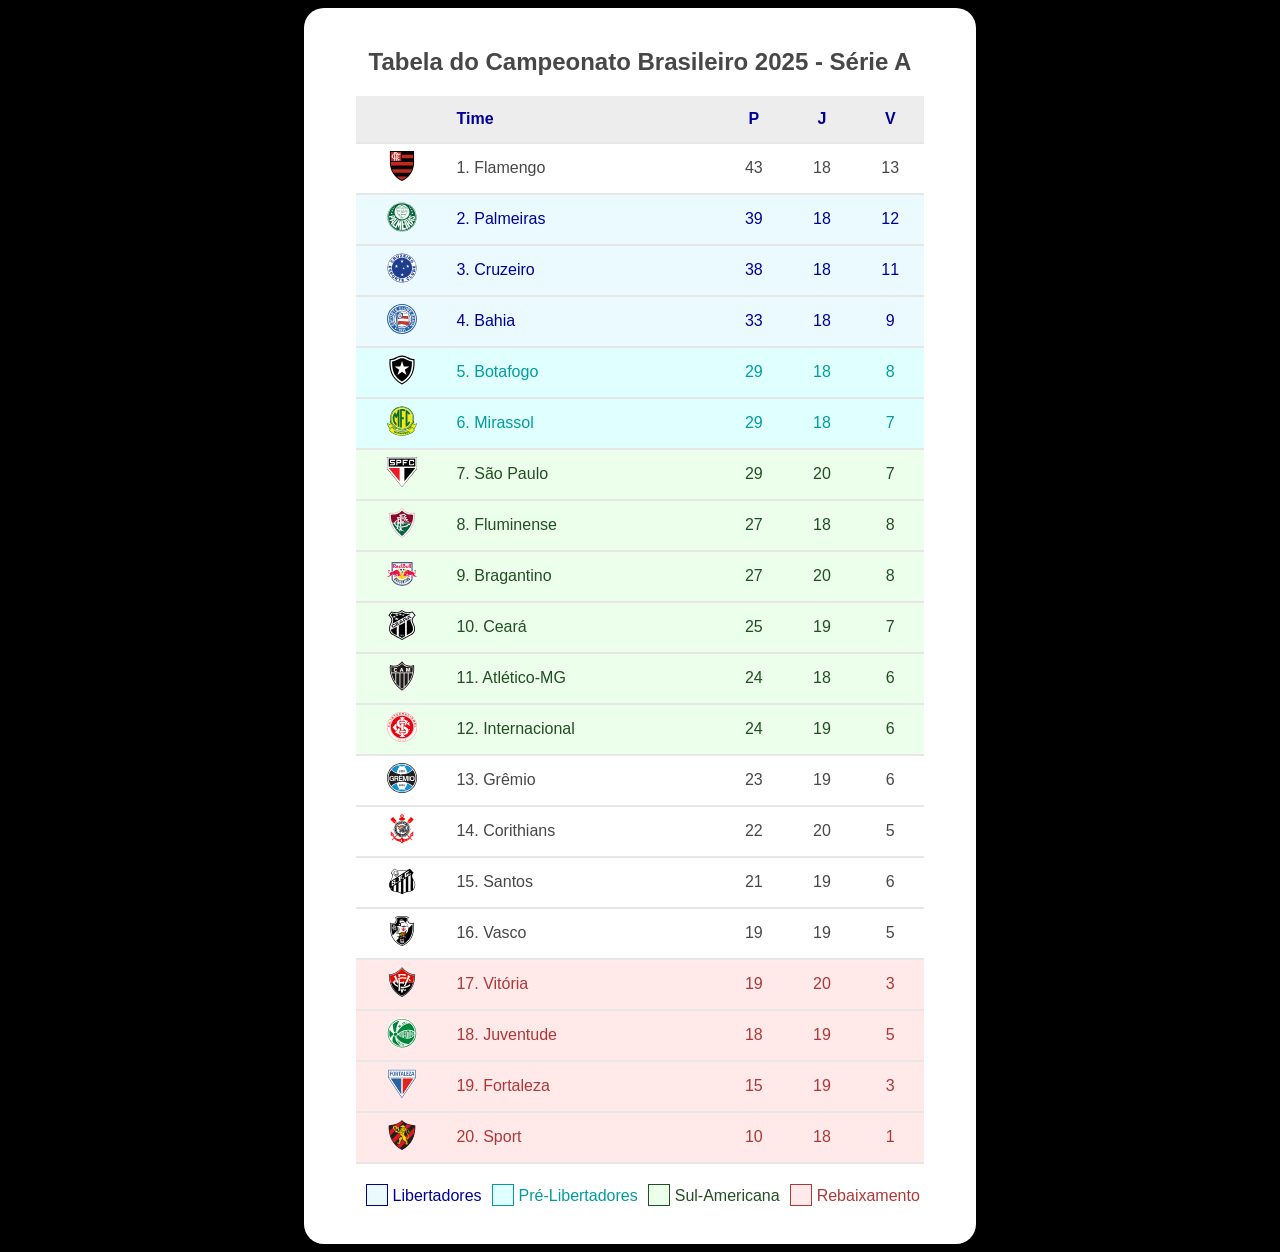
<file: 01 e 02 julho/Exercicio brasileirão.html>
<!DOCTYPE html>
<html lang="en">
<head>
    <meta charset="UTF-8">
    <meta name="viewport" content="width=device-width, initial-scale=1.0">
    <title>Brasileirão 2025</title>
    <link rel="stylesheet" href="./teste estilo.css">
</head>
<body>
   <div id="container">
		<h2>Tabela do Campeonato Brasileiro 2025 - Série A</h2>	
		<table>
<tr class="posição1e4">
				<th></th>
				<th>Time</th>
				<th>P</th>
				<th>J</th>
				<th>V</th>
			</tr>
<tr class="posição1e4"></tr>
				<td><img src="./imagens/flamengo.svg"></td>
				<td>1. Flamengo</td>
				<td>43</td>
				<td>18</td>
				<td>13</td>
<tr><tr class="posição1e4">
				<td><img src="./imagens/palmeiras.svg"></td>
				<td>2. Palmeiras</td>
				<td>39</td>
				<td>18</td>
				<td>12</td></tr>
<tr><tr class="posição1e4">
                <td><img src="./imagens/cruzeiro.svg">
				<td>3. Cruzeiro</td>
				<td>38</td>
				<td>18</td>
				<td>11</td></tr>
<tr><tr class="posição1e4">
                <td><img src="./imagens/bahia.svg">
				<td>4. Bahia</td>
				<td>33</td>
				<td>18</td>
				<td>9</td></tr>
<tr><tr class="posição5e6">
				<td><img src="./imagens/botafogo.svg">
				<td>5. Botafogo</td>
				<td>29</td>
				<td>18</td>
				<td>8</td></tr>
<tr><tr class="posição5e6">
				<td><img src="./imagens/mirassol.svg">
				<td>6. Mirassol</td>
				<td>29</td>
				<td>18</td>
				<td>7</td></tr>
<tr><tr class="posição7e12">
				<td><img src="./imagens/sao-paulo.svg">
				<td>7. São Paulo</td>
				<td>29</td>
				<td>20</td>
				<td>7</td></tr>
<tr><tr class="posição7e12">
				<td><img src="./imagens/fluminense.svg">
				<td>8. Fluminense</td>
				<td>27</td>
				<td>18</td>
				<td>8</td></tr>
<tr><tr class="posição7e12">
				<td><img src="./imagens/bragantino.svg">
				<td>9. Bragantino</td>
				<td>27</td>
				<td>20</td>
				<td>8</td></tr>
<tr><tr class="posição7e12">
				<td><img src="./imagens/ceara.svg">
				<td>10. Ceará</td>
				<td>25</td>
				<td>19</td>
				<td>7</td></tr>
<tr><tr class="posição7e12">
				<td><img src="./imagens/atletico-mg.svg">
				<td>11. Atlético-MG</td>
				<td>24</td>
				<td>18</td>
				<td>6</td></tr>
<tr><tr class="posição7e12">
				<td><img src="./imagens/internacional.svg">
				<td>12. Internacional</td>
				<td>24</td>
				<td>19</td>
				<td>6</td></tr>
<tr><tr class="libertadores">
				<td><img src="./imagens/gremio.svg">
	            <td>13. Grêmio</td>
				<td>23</td>
				<td>19</td>
				<td>6</td></tr>
<tr><tr class="libertadores">
				<td><img src="./imagens/corinthians.svg">
				<td>14. Corithians</td>
				<td>22</td>
				<td>20</td>
				<td>5</td></tr>
<tr><tr class="libertadores">
				<td><img src="./imagens/santos.svg">
				<td>15. Santos</td>
				<td>21</td>
				<td>19</td>
				<td>6</td></tr>
<tr><tr class="libertadores">
				<td><img src="./imagens/vasco.svg">
				<td>16. Vasco</td>
				<td>19</td>
				<td>19</td>
				<td>5</td></tr>
<tr><tr class="posição17e20">
				<td><img src="./imagens/vitoria.svg">
				<td>17. Vitória</td>
				<td>19</td>
				<td>20</td>
				<td>3</td></tr>
<tr><tr class="posição17e20">
				<td><img src="./imagens/juventude.svg">
				<td>18. Juventude</td>
				<td>18</td>
				<td>19</td>
				<td>5</td></tr>
<tr><tr class="posição17e20">
				<td><img src="./imagens/fortaleza.svg">
				<td>19. Fortaleza</td>
				<td>15</td>
				<td>19</td>
				<td>3</td></tr>
<tr><tr class="posição17e20">
				<td><img src="./imagens/sport.svg">
				<td>20. Sport</td>
				<td>10</td>
				<td>18</td>
				<td>1</td></tr>
</table>
<section 
<section id="legenda">
			<div id="legLibertadores"></div><span>Libertadores</span>
			<div id="legPreLibertadores"></div><span>Pré-Libertadores</span>
			<div id="legSulamericana"></div><span>Sul-Americana</span>
			<div id="legRebaixamento"></div><span>Rebaixamento</span>
		</section>
</section>

                
			
                        
              



    
</body>
</html>
</file>
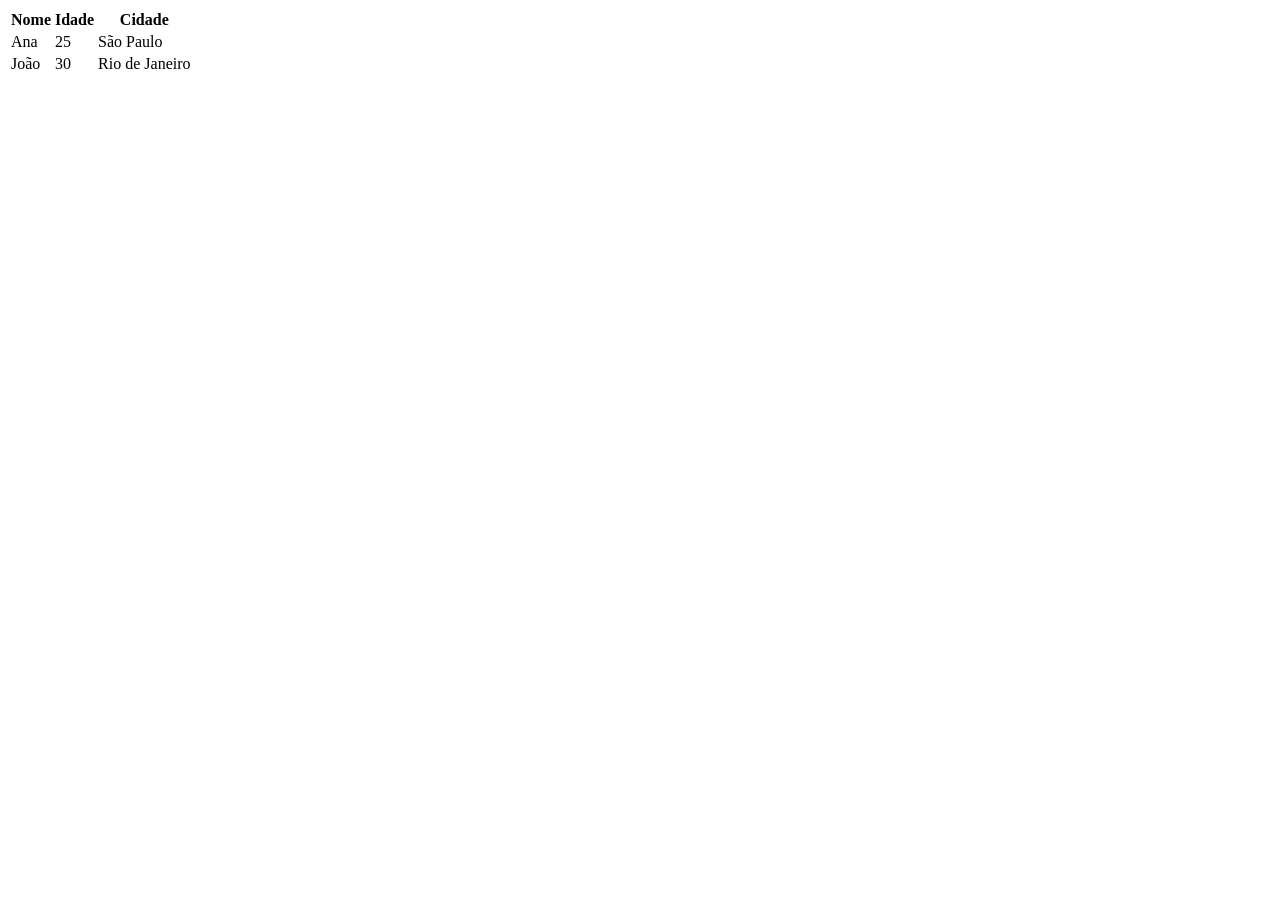
<file: 01 e 02 julho/Tabela.html>
<!DOCTYPE html>
<html lang="en">
<head>
    <meta charset="UTF-8">
    <meta name="viewport" content="width=device-width, initial-scale=1.0">
    <title>Document</title>
</head>
<body>
    <table><tr>
        <th>Nome</th>
        <th>Idade</th>
        <th>Cidade</th>
    </tr>
    <tr>
        <td>Ana</td>
        <td>25</td>
        <td>São Paulo</td>
    </tr>
    <tr>
        <td>João</td>
        <td>30</td>
        <td>Rio de Janeiro</td>
    </tr></table>
    


</body>
</html>
</file>
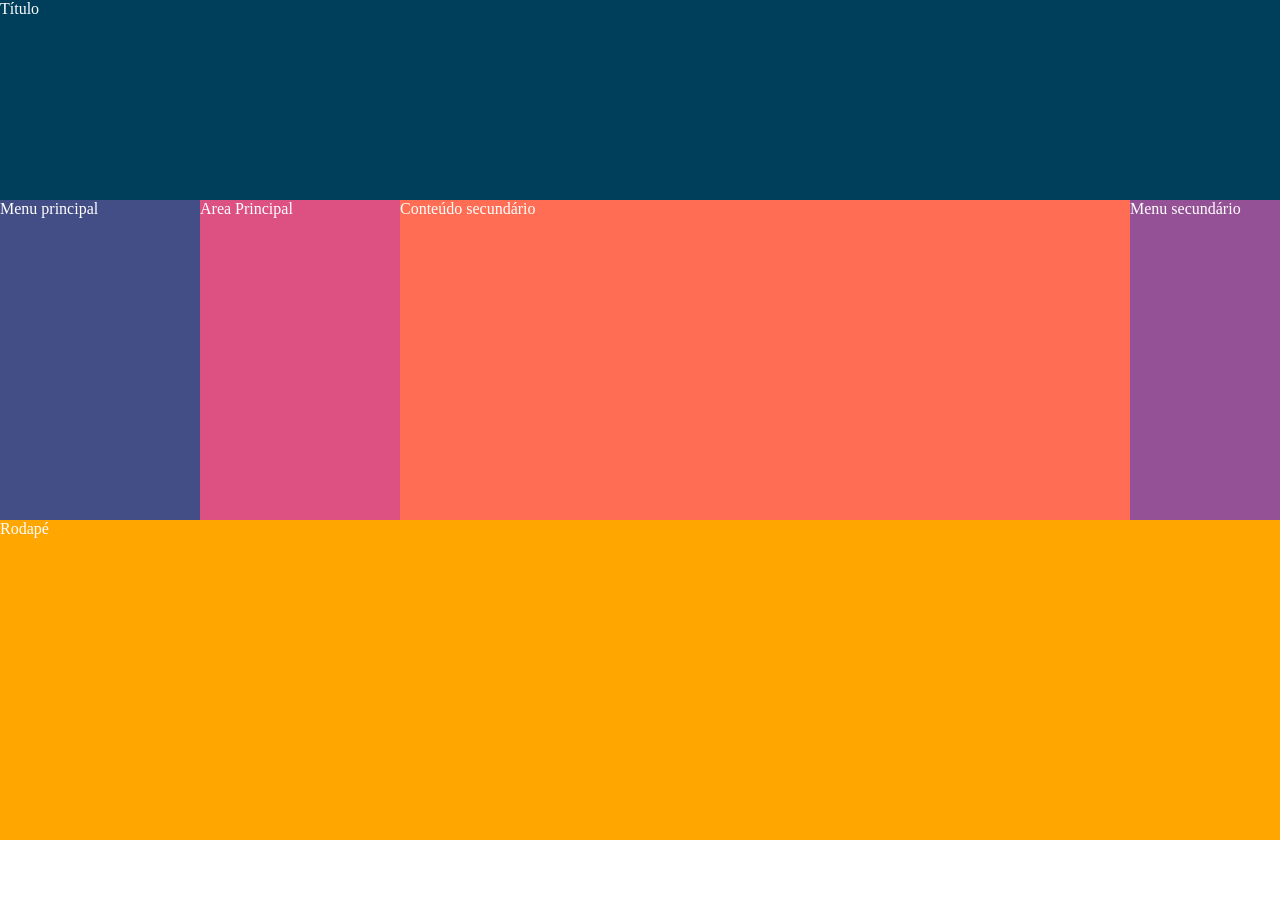
<file: 08 e 09 julho/atividade1.html>
<!DOCTYPE html>
<html lang="en">
<head>
    <meta charset="UTF-8">
    <meta name="viewport" content="width=device-width, initial-scale=1.0">
    <title>Document</title>
</head>
<body>
    <!DOCTYPE html>
<html lang="en">
<head>
  <meta charset="UTF-8">
  <meta name="viewport" content="width=device-width, initial-scale=1.0">
  <title>Document</title>
  <link rel="stylesheet" href="./Estiloatividademod2.css">
</head>
<body>
  <header>Título</header>
  <nav id="menuPrincipal">Menu principal</nav>
  <nav id="menuSecundario">Menu secundário</nav>
  <main>Area Principal</main>
  <aside>Conteúdo secundário</aside>
  <footer>Rodapé</footer>
</body>
</html>
</body>
</html>
</file>
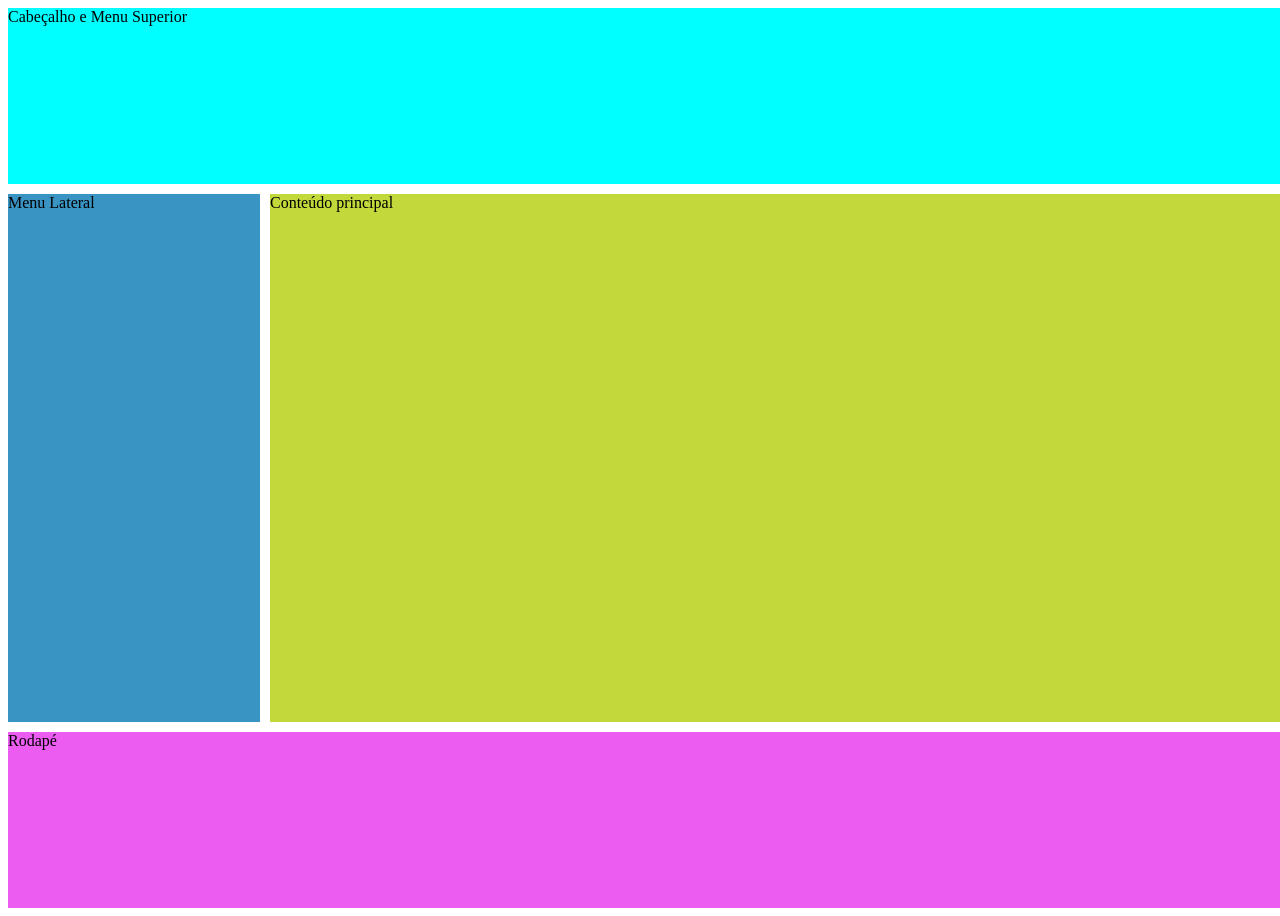
<file: 08 e 09 julho/Container.html>
<!DOCTYPE html>
<html lang="en">
<head>
    <meta charset="UTF-8">
    <meta name="viewport" content="width=device-width, initial-scale=1.0">
    <title>Document</title>
    <link rel="stylesheet" href="./Estilo.css">
</head>
<body>
    <div class="container">
        <header id="cabeçalho"> Cabeçalho e Menu Superior</header>
        <aside>Menu Lateral</aside>
        <main>Conteúdo principal</main>
        <footer>Rodapé</footer>
    </div>
</body>
</html>
</file>
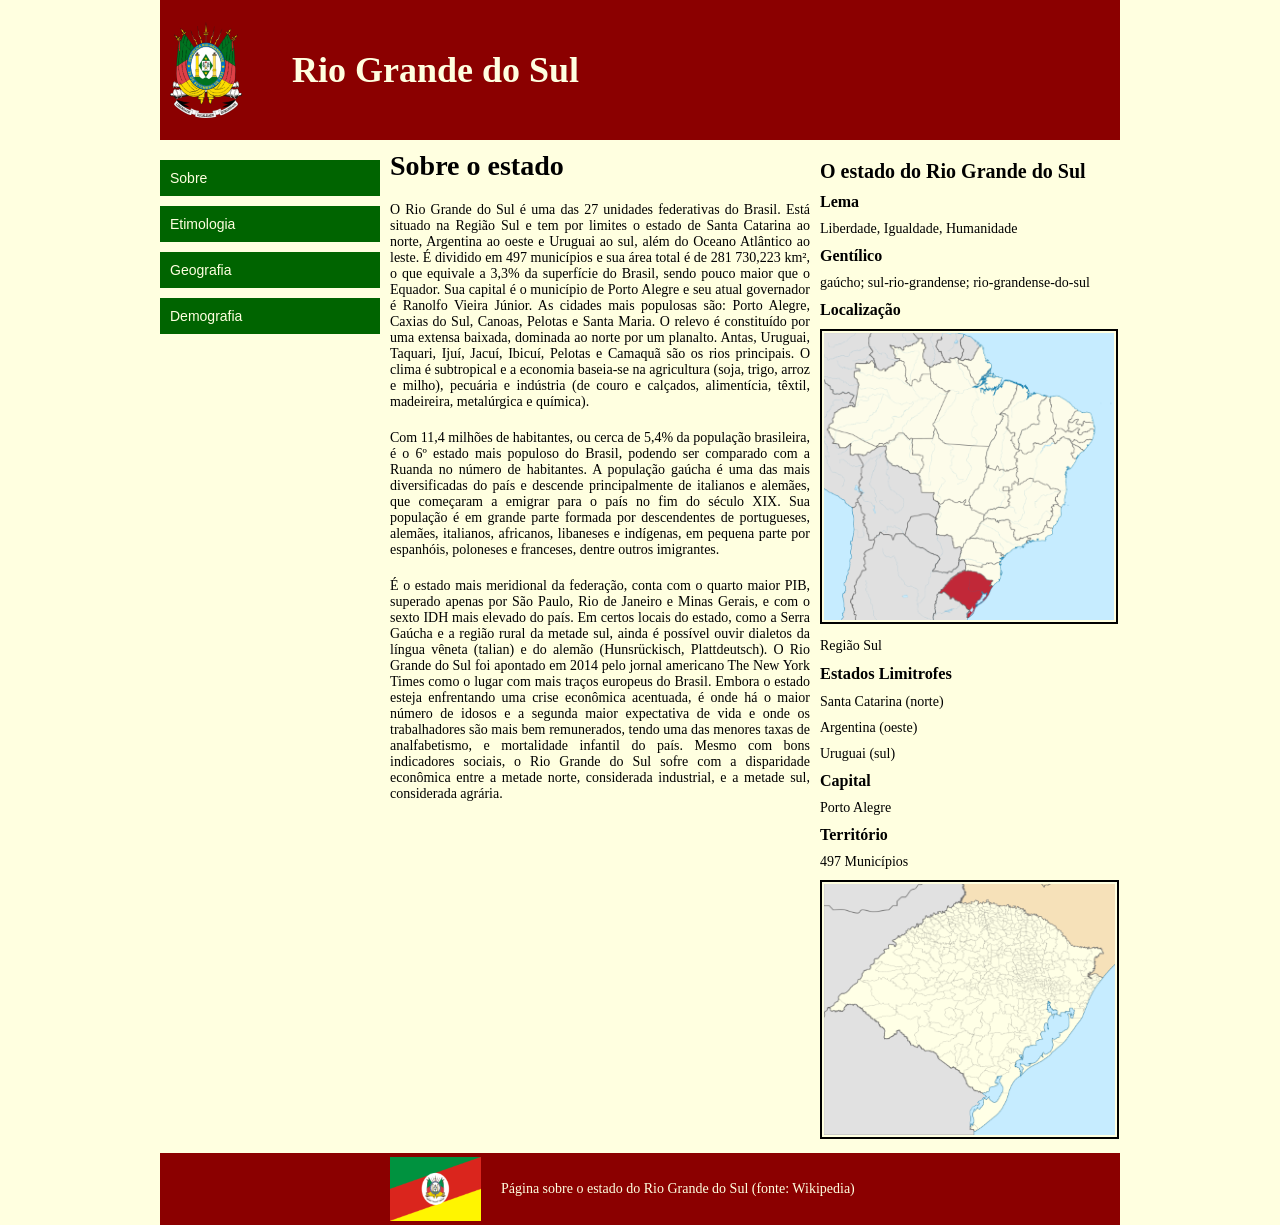
<file: 08 e 09 julho/II - GRID Layout.html>
<!DOCTYPE html>
<html lang="pt-br">

<head>
  <meta charset="UTF-8">
  <meta http-equiv="X-UA-Compatible" content="IE=edge">
  <meta name="viewport" content="width=device-width, initial-scale=1.0">
  <link rel="stylesheet" href="./Estilo1.css">
  <title>Rio Grande do Sul</title>
</head>

<body>
  <div class="container">
    <header>
      <img src="./imagens/brasao.png" alt="Brasão do estado">
      <h1>Rio Grande do Sul</h1>
    </header>
    <nav>
      <ul>
        <li><a href="#">Sobre</a></li>
        <li><a href="#">Etimologia</a></li>
        <li><a href="#">Geografia</a></li>
        <li><a href="#">Demografia</a></li>
      </ul>
    </nav>
    <main>
      <h1>Sobre o estado</h1>
      <p>
        O Rio Grande do Sul é uma das 27 unidades federativas do Brasil. Está situado na Região Sul e tem por limites o
        estado de Santa Catarina ao norte, Argentina ao oeste e Uruguai ao sul, além do Oceano Atlântico ao leste. É
        dividido em 497 municípios e sua área total é de 281 730,223 km², o que equivale a 3,3% da superfície do Brasil,
        sendo pouco maior que o Equador. Sua capital é o município de Porto Alegre e seu atual governador é Ranolfo
        Vieira Júnior. As cidades mais populosas são: Porto Alegre, Caxias do Sul, Canoas, Pelotas e Santa Maria. O relevo
        é constituído por uma extensa baixada, dominada ao norte por um planalto. Antas, Uruguai, Taquari, Ijuí, Jacuí,
        Ibicuí, Pelotas e Camaquã são os rios principais. O clima é subtropical e a economia baseia-se na agricultura
        (soja, trigo, arroz e milho), pecuária e indústria (de couro e calçados, alimentícia, têxtil, madeireira,
        metalúrgica e química).
      </p>
      <p>
        Com 11,4 milhões de habitantes, ou cerca de 5,4% da população brasileira, é o 6º estado mais populoso do Brasil, podendo
        ser comparado com a Ruanda no número de habitantes. A população gaúcha é uma das mais diversificadas do país e descende
        principalmente de italianos e alemães, que começaram a emigrar para o país no fim do século XIX. Sua população é em
        grande parte formada por descendentes de portugueses, alemães, italianos, africanos, libaneses e indígenas, em pequena
        parte por espanhóis, poloneses e franceses, dentre outros imigrantes.      
      </p>
      <p>
        É o estado mais meridional da federação, conta com o quarto maior PIB, superado apenas por São Paulo, Rio de Janeiro e
        Minas Gerais, e com o sexto IDH mais elevado do país. Em certos locais do estado, como a Serra Gaúcha e a região rural
        da metade sul, ainda é possível ouvir dialetos da língua vêneta (talian) e do alemão (Hunsrückisch, Plattdeutsch). O Rio
        Grande do Sul foi apontado em 2014 pelo jornal americano The New York Times como o lugar com mais traços europeus do
        Brasil. Embora o estado esteja enfrentando uma crise econômica acentuada, é onde há o maior número de idosos e a
        segunda maior expectativa de vida e onde os trabalhadores são mais bem remunerados, tendo uma das menores taxas de
        analfabetismo, e mortalidade infantil do país. Mesmo com bons indicadores sociais, o Rio Grande do Sul sofre
        com a disparidade econômica entre a metade norte, considerada industrial, e a metade sul, considerada agrária.
      </p>
    </main>
    <aside>
      <h1>O estado do Rio Grande do Sul</h1>
      <h2>Lema</h2>
      <p>Liberdade, Igualdade, Humanidade</p>
      <h2>Gentílico</h2>
      <p>gaúcho; sul-rio-grandense; rio-grandense-do-sul</p>
      <h2>Localização</h2>
      <img src="./imagens/mapa.png" alt="Localização do Rio Grande do Sul no Brasil">
      <p>Região Sul</p>
      <h3>Estados Limitrofes</h3>
      <p>Santa Catarina (norte)</p>
      <p>Argentina (oeste)</p>
      <p>Uruguai (sul)</p>
      <h2>Capital</h2>
      <p>Porto Alegre</p>
      <h2>Território</h2>
      <p>497 Municípios</p>
      <img src="./imagens/mapaRS.png">
    </aside>
    <footer>
      <div>
        <img src="./imagens/bandeira.png" alt="bandeira do Rio Grande do Sul">
        <p>Página sobre o estado do Rio Grande do Sul (fonte: Wikipedia)</p>
      </div>
    </footer>
  </div>
</body>

</html>
</file>
<file: 01 e 02 julho/teste estilo.css>
body{
	font-family: Arial, Helvetica, sans-serif;
	color: #474747;
	background-color: black;
}
#container{
	margin: 0 auto;
	background-color: rgb(255, 255, 255);
	width: 50%;
	border-radius: 20px;
	padding: 20px;
}
table{
	border-collapse: collapse;
	margin: 0 auto;
	width: 90%;
	text-align: center;
}	
tr:hover{
	background-color: rgb(255, 255, 255);
}
td {
	border-collapse: collapse;
	border-bottom: 2px solid rgb(231, 231, 231);
	padding: 8px;
}
th {
	border-collapse: collapse;
	border-bottom: 2px solid rgb(231, 231, 231);
	padding: 8px;
	background-color: rgb(237, 237, 237);
	height: 30px;
}
table tr td:first-child + td {
	text-align: left;
}
table tr th:first-child + th{
	text-align: left;
}
table caption {
	font-weight: bold;
	font-size: 24px;
	margin-bottom: 20px;
}
td img {
	width: 30px;
	height: 30px;
}
.posição1e4 {
	color: rgb(0, 0, 152);
	background-color: #ebfaff;
}
.posição5e6 {
	color: #029c9c;
	background-color: lightcyan;
}
.posição7e12 {
	color: #234e23;
	background-color: #ebffeb;
}
.posição17e20 {
	color: #ae3737;
	background-color: #ffe9e9;
}
h2{
	text-align: center;
	margin-bottom: 20px;
}
#legenda {
	width: 90%;
	margin: 0 auto;
	height: 40px;
	margin-top: 20px;
}

#legenda > div {
	width: 20px;
	height: 20px;
	float: left;
	margin-left: 10px;
}

#legenda > span {
	margin-left: 5px;
	float: left;
	line-height: 24px;
}

#legLibertadores {
	border: 1px solid rgb(0, 0, 152);
	background-color: #ebfaff;
}
#legLibertadores + span {
	color: rgb(0, 0, 152);			
}

#legPreLibertadores {
	border: 1px solid #029c9c;
	background-color: lightcyan;
}
#legPreLibertadores + span {
	color: #029c9c;			
}

#legSulamericana {
	border: 1px solid #234e23;
	background-color: #ebffeb;
}
#legSulamericana + span {
	color: #234e23;			
}
#legRebaixamento {
	border: 1px solid #ae3737;
	background-color: #ffe9e9;
}
#legRebaixamento + span {
	color: #ae3737;			
}
</file>
<file: 08 e 09 julho/Estiloatividademod2.css>
*{

  box-sizing: border-box;
  margin:0;
  padding: 0;
  color:white
}
html{
  background-color: lightblue;
}
body{
  margin:0 auto;
  background-color: white;
}

header{
  background-color: #003f5c;
  grid-area: header;
}
#menuPrincipal{
  background-color: #444e86;
  grid-area:menu1;
}
#menuSecundario{
  background-color: #955196;
  grid-area:menu2;
}
main{
  background-color: #dd5182;
  grid-area: areaP;
}
aside{
  background-color: #ff6e54;
  grid-area: areaS;
}
footer{
  background-color: #ffa600;
  grid-area: footer;
}
body {
   width: 100vw;
      height: 100vh;
      display:grid;
      grid-template-areas:"header header header header"
                          "menu1  areaP  areaS  menu2"
                          "footer footer footer footer";
    grid-template-rows:200px auto auto 60px ;
    grid-template-columns: 200px 200px auto 150px;
    
}
</file>
<file: 08 e 09 julho/Estilo.css>
.container {
    display:grid;
    grid-template-areas: "header header header"
                        "aside main main"
                        "footer footer footer";
    width: 100vw;
    height: 100vh;
    grid-template-columns: 1fr 4fr;
    grid-template-rows: 1fr 3fr 1fr;
    gap: 10px;
                                  
}
#cabeçalho {
    grid-area: header;
    background-color: aqua;

}
aside {
    grid-area: aside;
    background-color: rgb(57, 147, 195);
}
main {
    grid-area: main;
    background-color: rgb(195, 216, 58);
}
footer {
    grid-area: footer;
    background-color: rgb(237, 92, 240);
}
</file>
<file: 08 e 09 julho/Estilo1.css>
* {
	box-sizing: border-box;
	margin: 0;
	padding: 0;
}

body{
  background-color: lightyellow;
  text-align: justify;
  font-size:14px;
  font-family:Cambria, Cochin, Georgia, Times, 'Times New Roman', serif;
}

.container {
	width: 960px;
	display: grid;
	margin: 0 auto;
	grid-template-areas:
		"header header header"
		"nav main aside"
		"footer footer footer";
	grid-template-columns: auto 420px 300px;
	grid-template-rows: 140px auto 72px;
	gap: 10px;
	height: 100vh;
}

header {
  grid-area: header;
  background-color: darkred;
}

header img{
	position: relative;
	float: left;
	top: 22px;
	left: 10px;
}

header h1{
	float: left;
	position: relative;
	font-size:36px;
	color:lightyellow;
	height: 140px;
	line-height: 140px;
	left: 60px;
}

nav {
  grid-area: nav;
}

nav ul{
  list-style-type:none;
  margin: 0;
  padding: 0;  
}

nav li{
  display:inline-block;
  margin-top:10px;
  width:100%;
  list-style: none;
}

nav a{
  font-family:Verdana, Geneva, Tahoma, sans-serif;
  text-decoration: none;
  color:lightyellow;
  background-color:darkgreen;
  padding:10px;
  display:block;
}

a:hover{
  background-color:darkslategrey;
}

main {
  grid-area: main;
}

main p {
	margin-top: 20px;
}

aside {
  grid-area: aside;
}

aside h1 {
	font-size: 20px;
	margin-top: 10px;
	margin-bottom: 10px;
}

aside h2 {
	font-size: 16px;
	margin-top: 10px;
	margin-bottom: 10px;
}

aside p {
	margin-top: 10px;
	margin-bottom: 10px;
}

aside img{
  padding:2px;
  border: 2px solid black;
}

footer {
  grid-area: footer;
  background-color:darkred;
}

footer div{
  width:500px;
  position:relative;
  left:230px;
}

footer p{
	position:relative;
	float: left;
  	text-align: right;
	color:lightyellow;
	line-height: 72px;
	padding-left: 20px;
}

footer img{
	float:left; 
	position:relative;
	top: 4px; 
}
</file>
